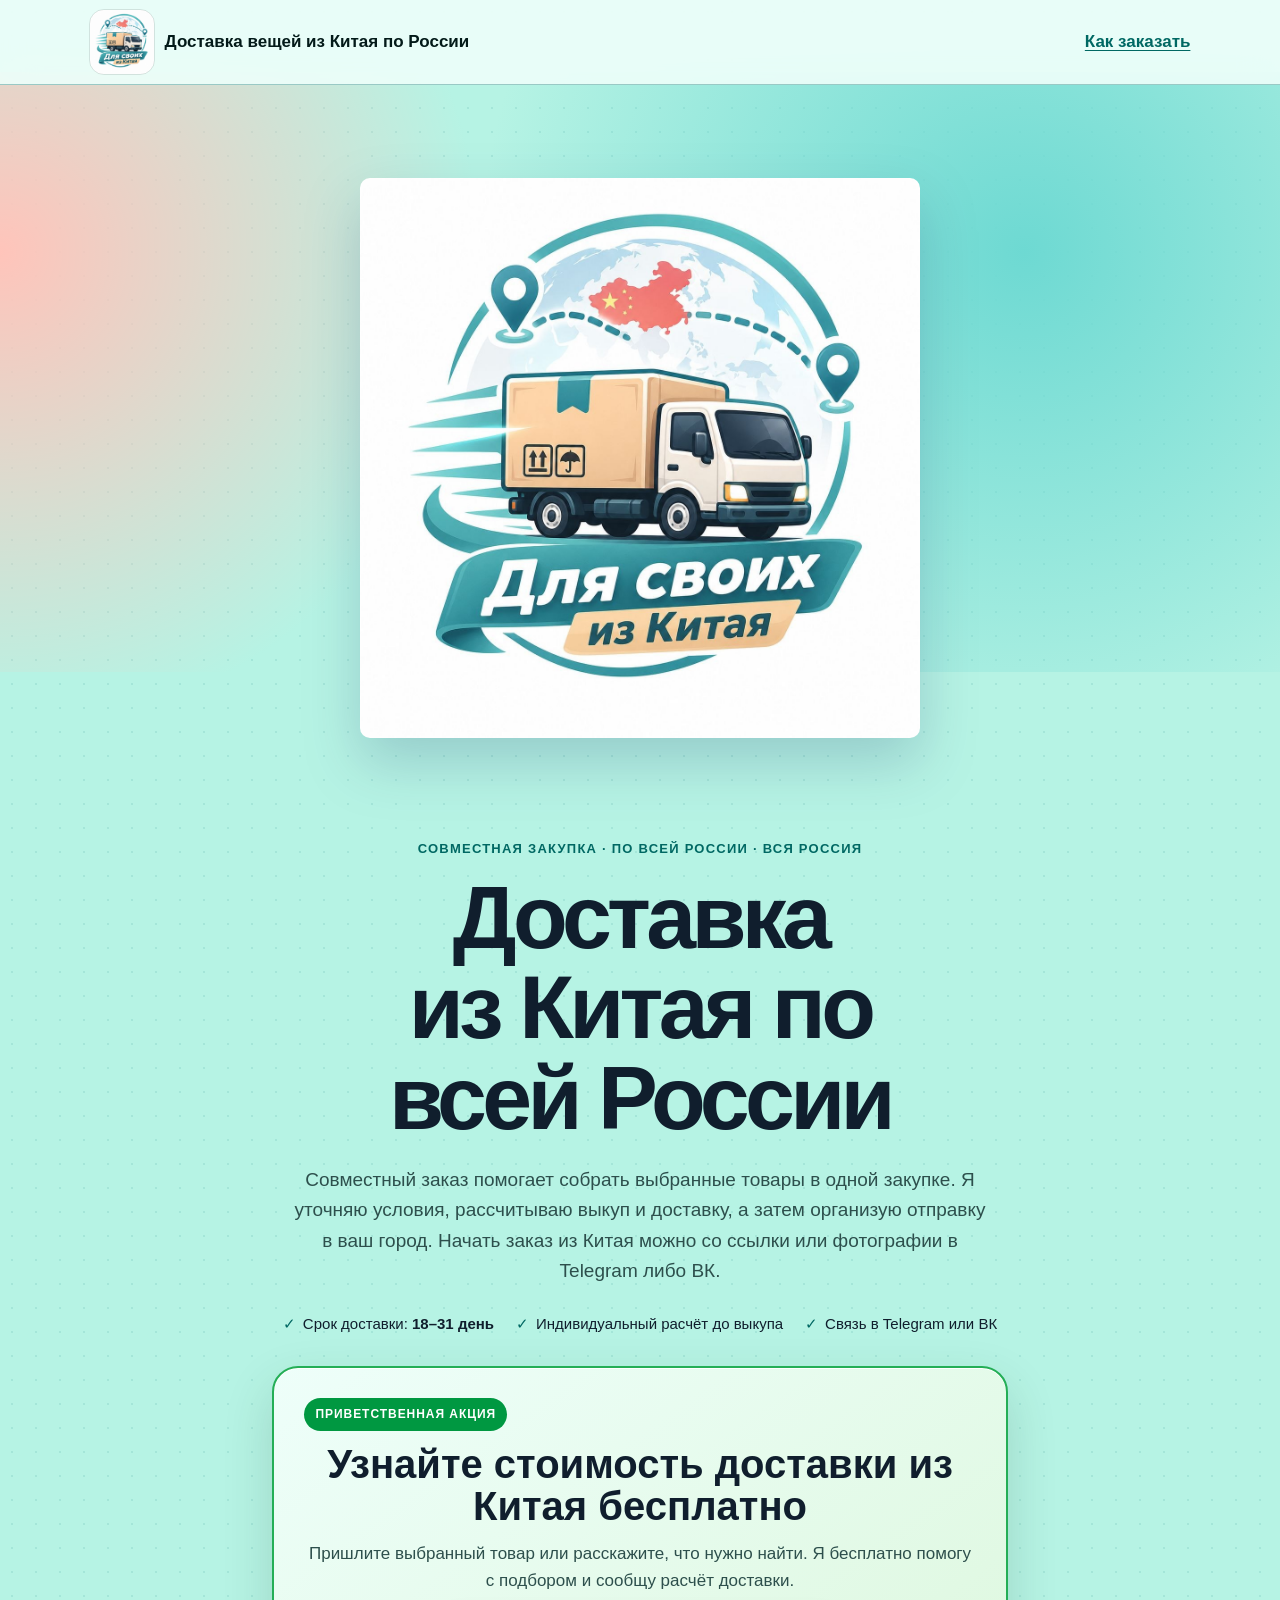
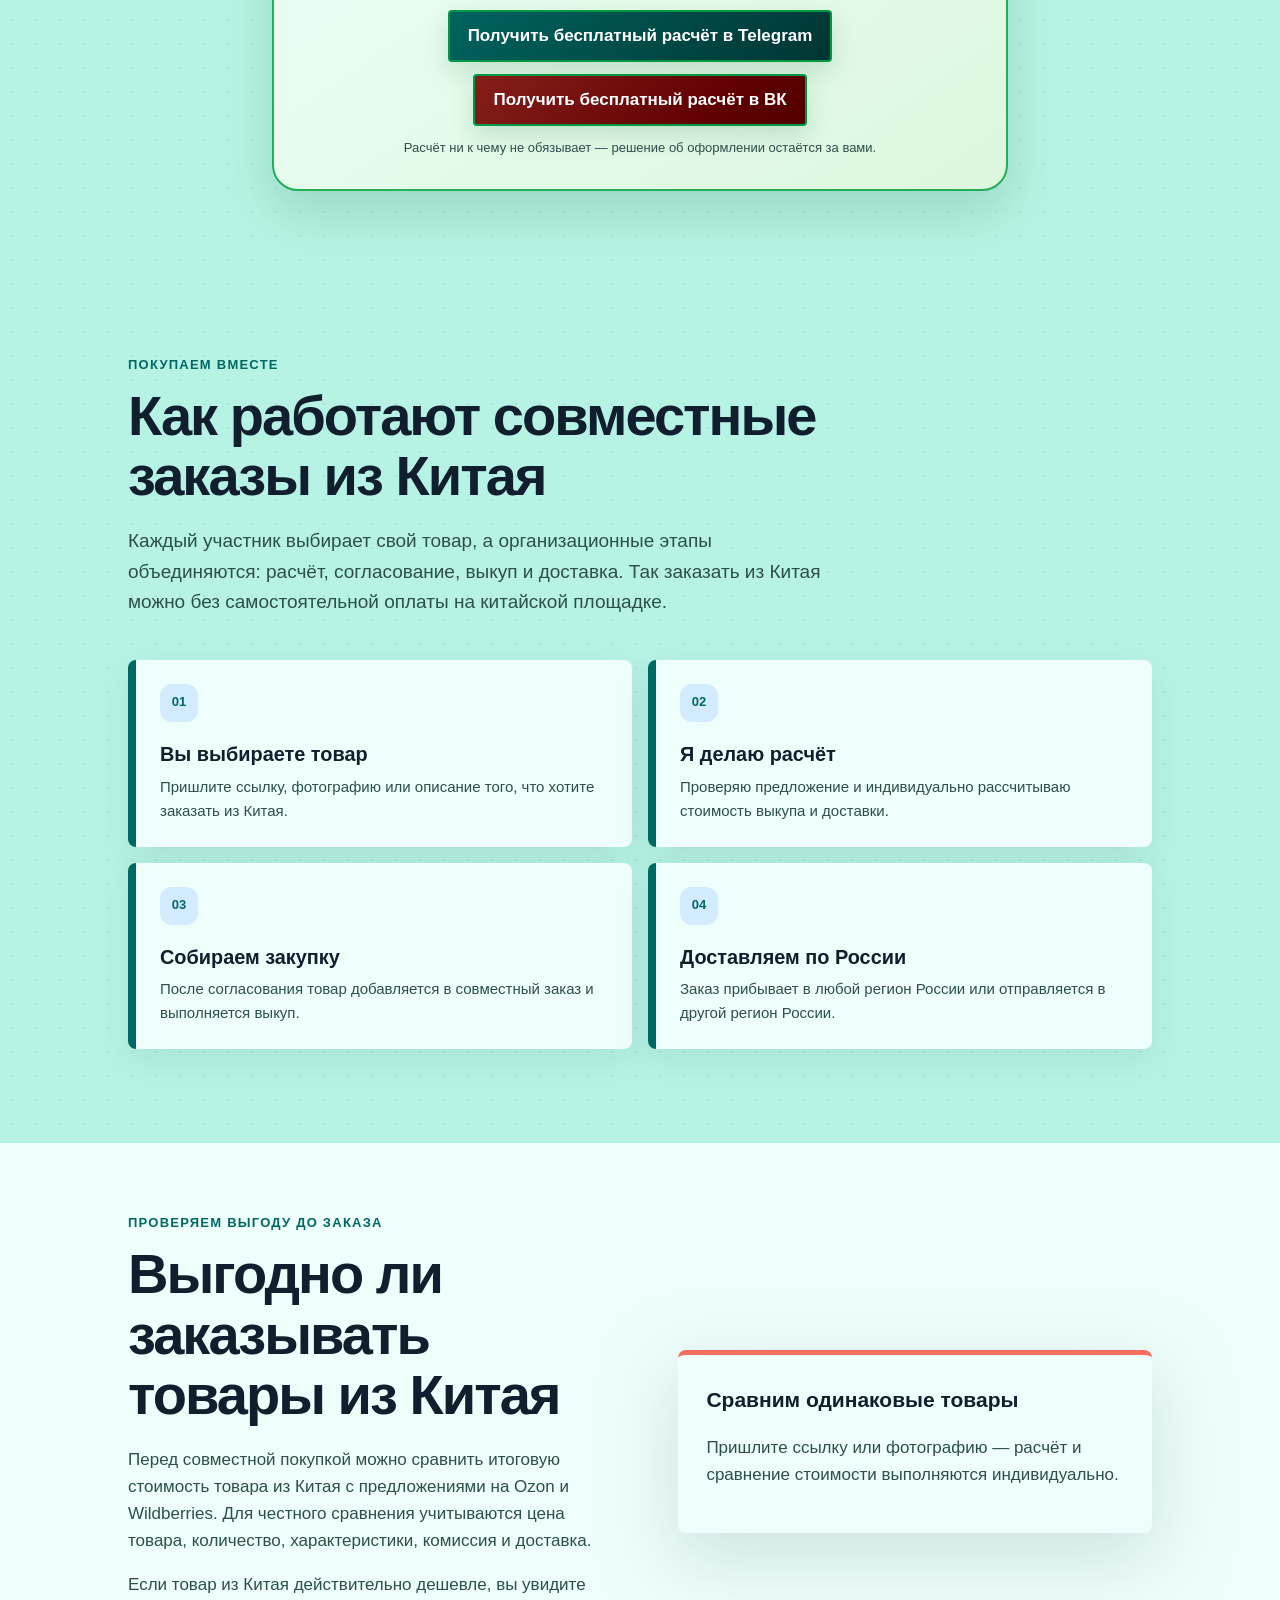
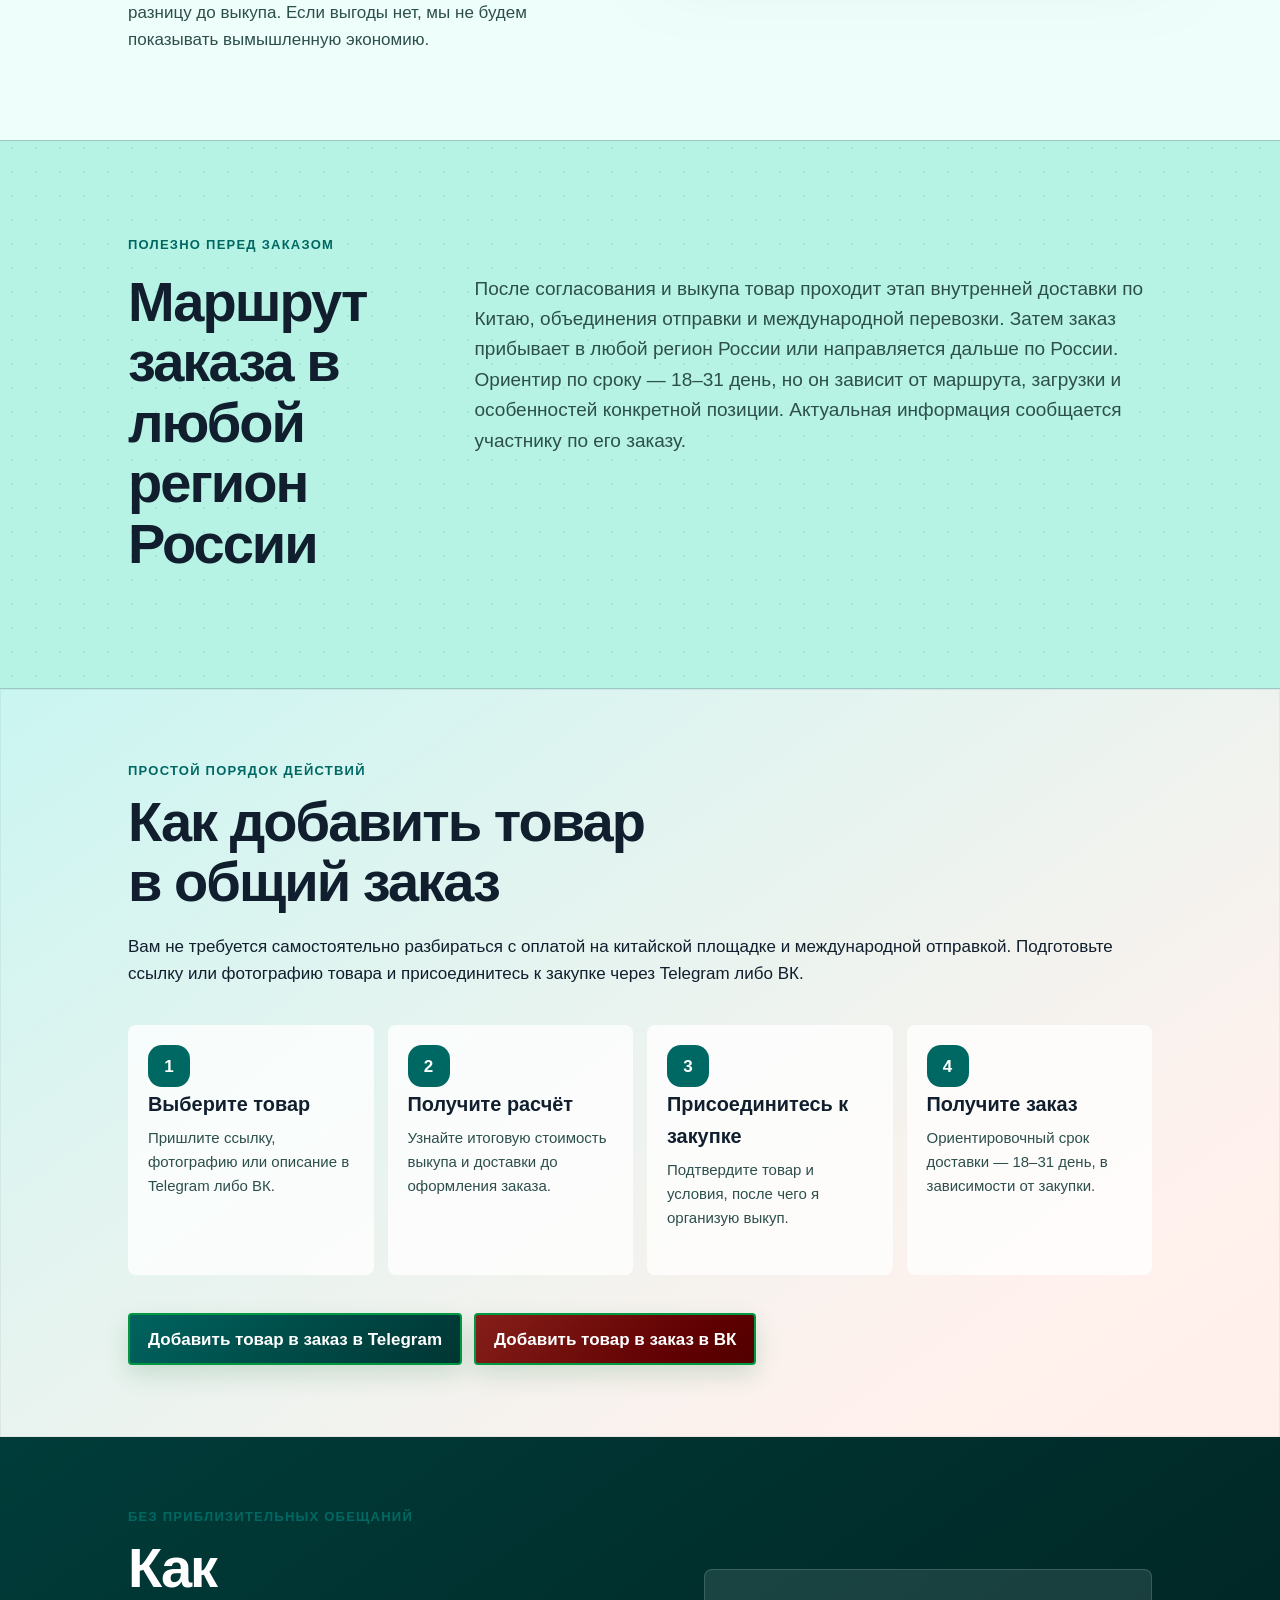
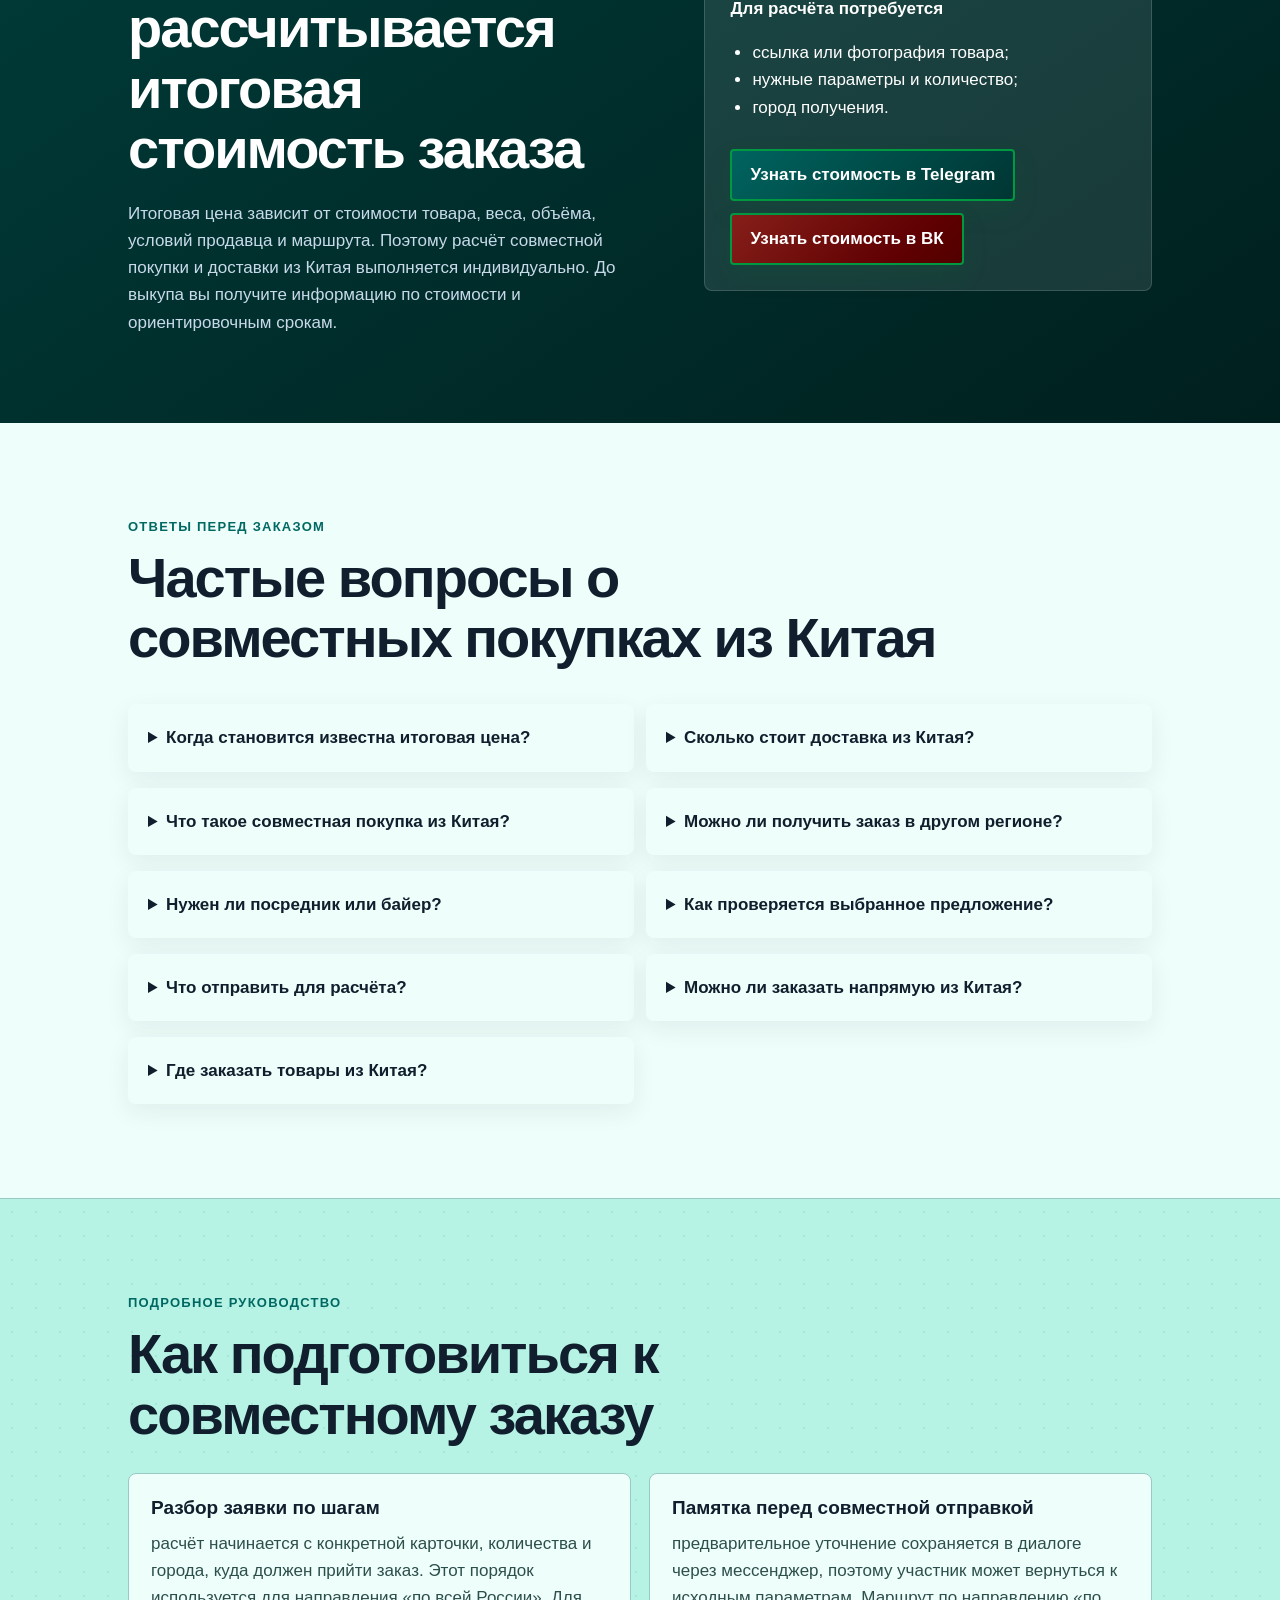
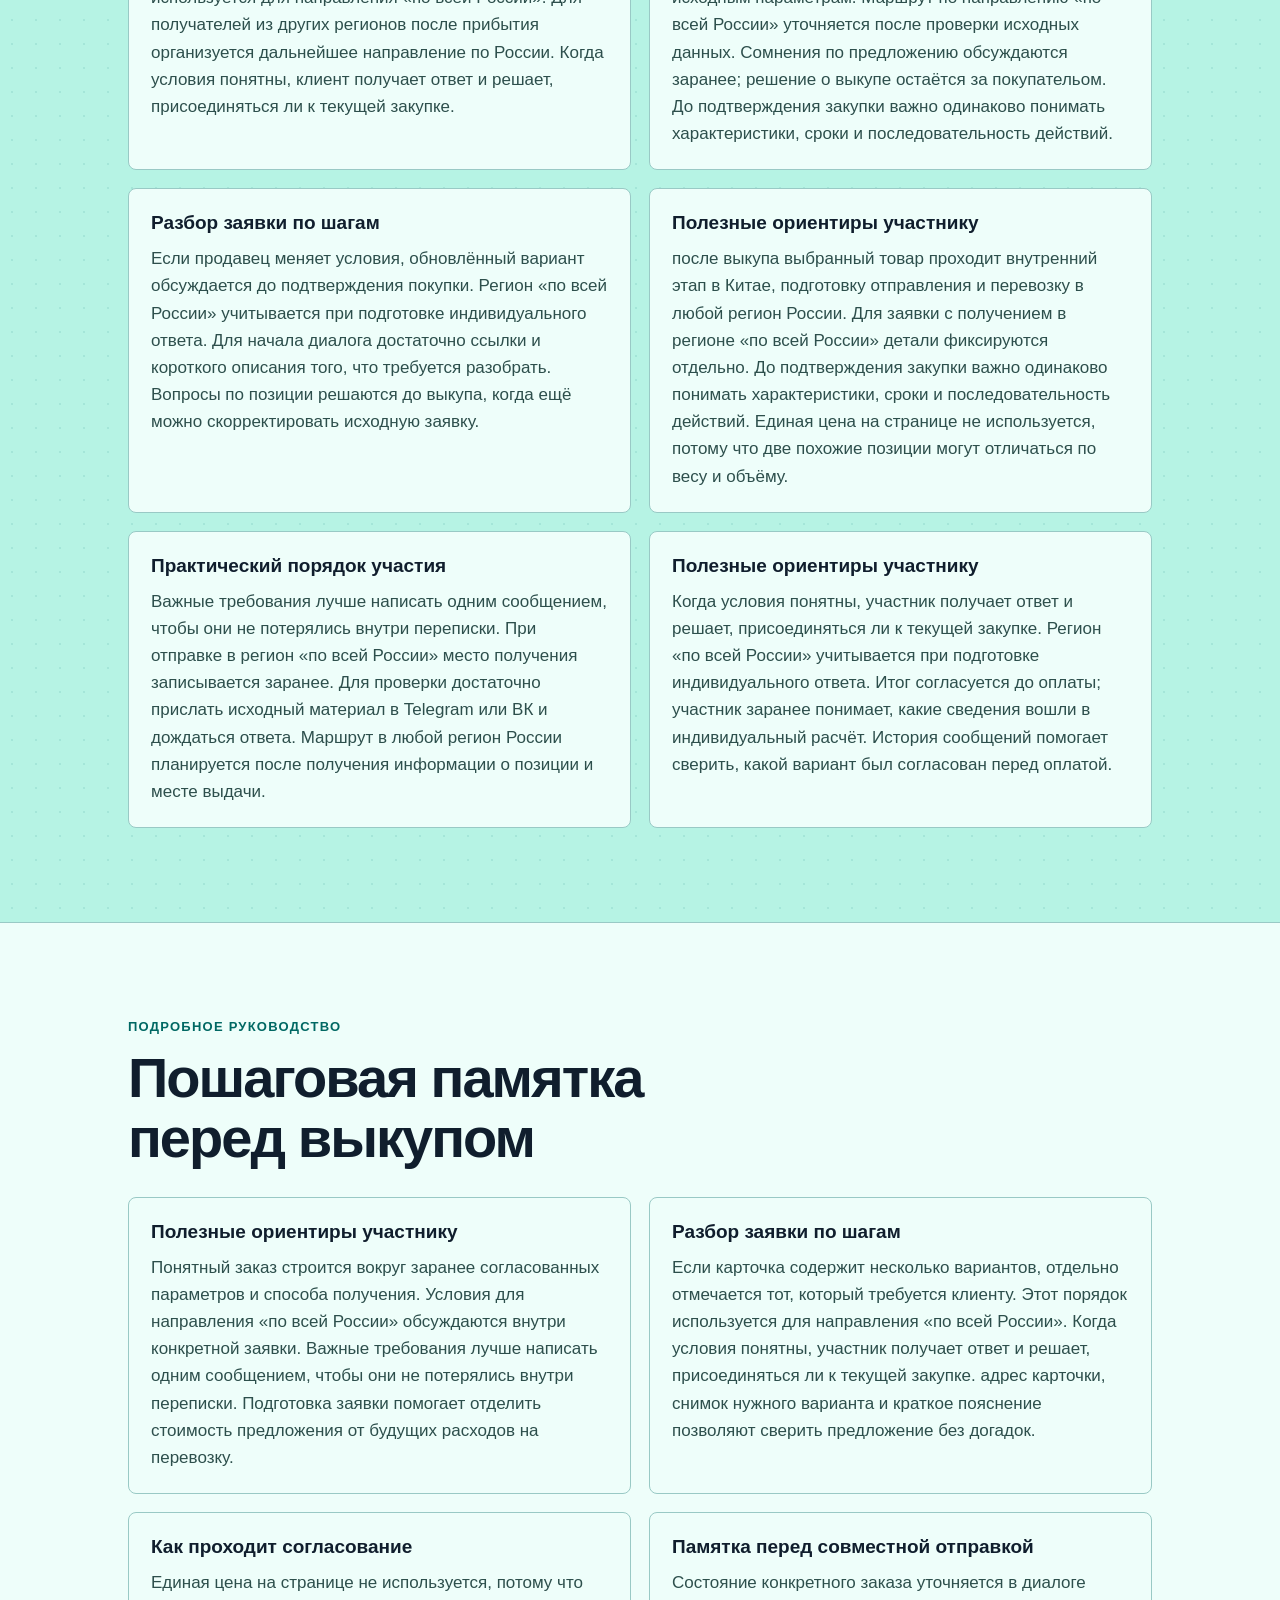
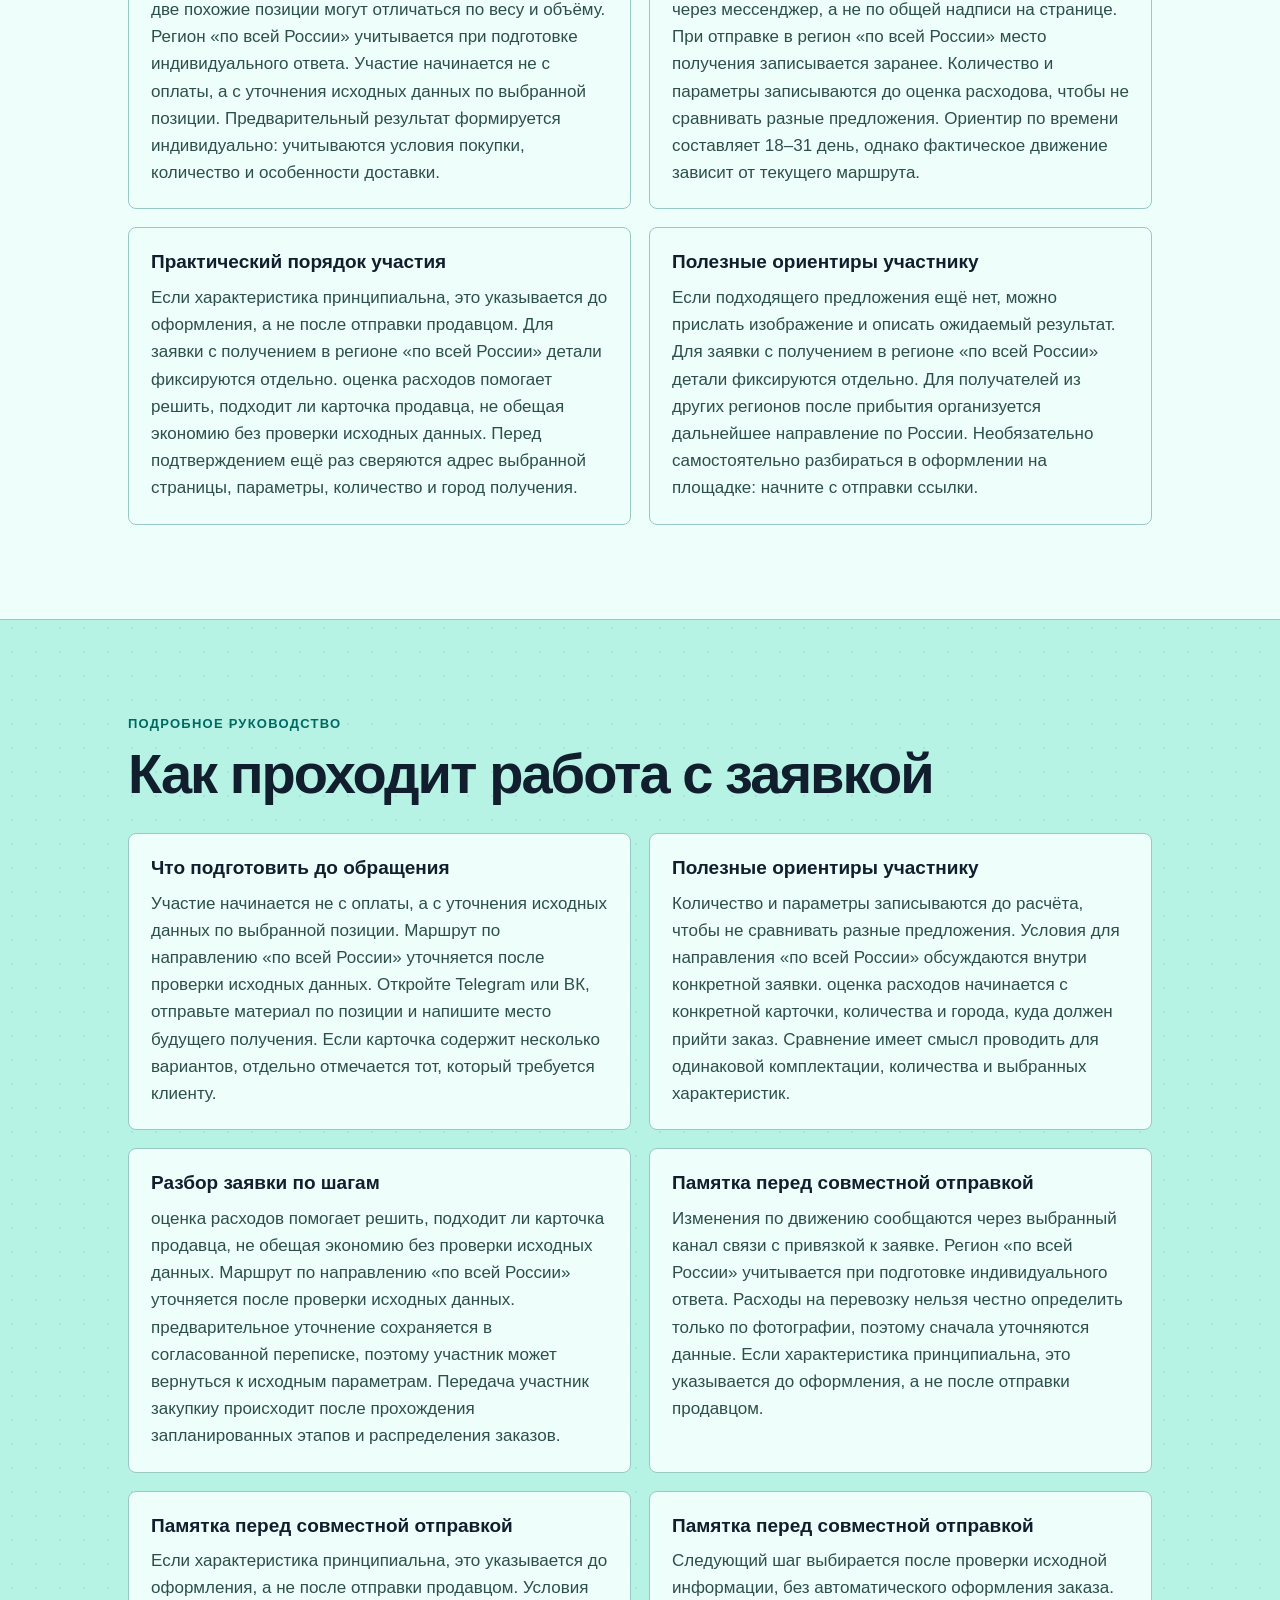
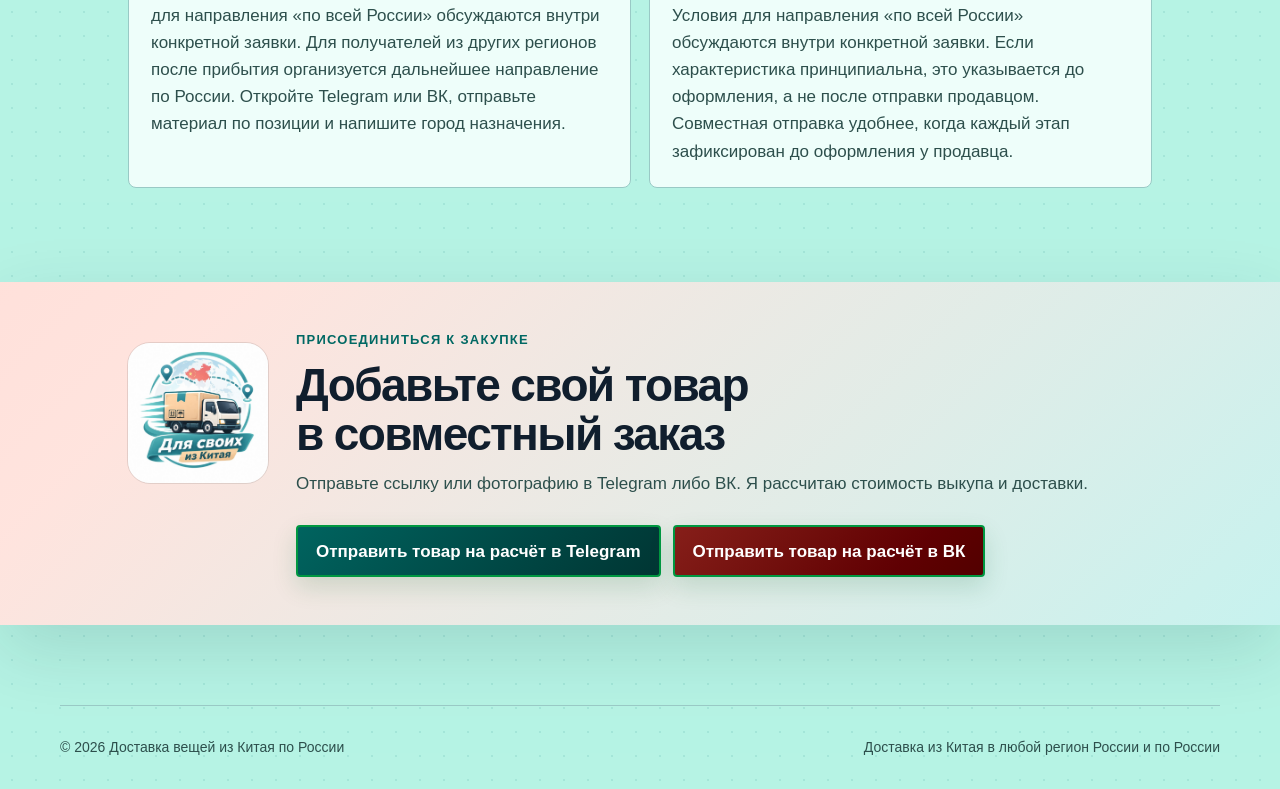
<file: index.html>
<!doctype html>
<html lang="ru">
<head>
  <meta charset="utf-8">
  <meta name="viewport" content="width=device-width, initial-scale=1">
  <title>Доставка из Китая для совместных покупок</title>
  <meta name="description" content="Совместная доставка из Китая в любой регион России и по России: индивидуальный расчёт, согласование, выкуп и отправка заказа. Ориентировочный срок — 18–31 день.">
  <link rel="canonical" href="https://dostavka-iz-kitaya-161.vercel.app/">
  <link rel="icon" href="/favicon.ico?v=truck-20260818" type="image/x-icon">
  <meta property="og:type" content="website">
  <meta property="og:title" content="Доставка из Китая для совместных заказов — Доставка вещей из Китая по России">
  <meta property="og:description" content="Совместные заказы из Китая: вы выбираете товар — я помогаю с расчётом, выкупом и доставкой в любой регион России и по всей России.">
  <meta property="og:image" content="https://dostavka-iz-kitaya-161.vercel.app/assets/logo.jpg">
  <meta property="og:url" content="https://dostavka-iz-kitaya-161.vercel.app/">
  <link rel="stylesheet" href="styles.css?v=5">
  <script type="application/ld+json">{
    "@context":"https://schema.org","@type":"Service","name":"Доставка из Китая",
    "provider":{"@type":"Organization","name":"Доставка вещей из Китая по России"},
    "areaServed":["Россия","по всей России"],
    "serviceType":"Совместные покупки, заказ, выкуп и доставка товаров из Китая","url":"https://dostavka-iz-kitaya-161.vercel.app/"
  }</script>
  <!-- Yandex.Metrika counter -->
  <script type="text/javascript">
    (function(m,e,t,r,i,k,a){
      m[i]=m[i]||function(){(m[i].a=m[i].a||[]).push(arguments)};
      m[i].l=1*new Date();
      for(var j=0;j<document.scripts.length;j++){if(document.scripts[j].src===r)return;}
      k=e.createElement(t),a=e.getElementsByTagName(t)[0],k.async=1,k.src=r;
      k.onerror=function(){if(k.dataset.fallback)return;var f=e.createElement(t);f.async=1;f.dataset.fallback='1';f.src='https://mc.yandex.com/metrika/tag.js?id=111697587';a.parentNode.insertBefore(f,a);};
      a.parentNode.insertBefore(k,a);
    })(window,document,'script','https://mc.yandex.ru/metrika/tag.js?id=111697587','ym');
    ym(111697587,'init',{ssr:true,webvisor:true,clickmap:true,referrer:document.referrer,url:location.href,accurateTrackBounce:true,trackLinks:true});
  </script>
  <!-- /Yandex.Metrika counter -->
</head>
<body data-site-variant="sm417869980" class="profile-4 composition-1 layout-4 visual-palette-2 visual-layout-3 visual-shape-1 visual-pattern-3">
  <!-- Yandex.Metrika noscript -->
  <noscript><div><img src="https://mc.yandex.com/watch/111697587" style="position:absolute;left:-9999px" alt=""></div></noscript>
  <!-- /Yandex.Metrika noscript -->
  <a class="skip-link" href="#content">Перейти к содержанию</a>
  <header class="site-header">
    <a class="brand" href="#top" aria-label="Доставка вещей из Китая по России — на главную">
      <img src="assets/logo.jpg" width="64" height="64" alt="Логотип Для своих из Китая">
      <span>Доставка вещей из Китая по России</span>
    </a>
    <a class="header-link" href="#how">Как заказать</a>
  </header>

  <main id="content">
    <section class="hero" id="top">
      <div class="hero__copy">
        <p class="eyebrow">Совместная закупка · по всей России · вся Россия</p>
        <h1>Доставка из Китая по всей России</h1>
        <p class="lead">Совместный заказ помогает собрать выбранные товары в одной закупке. Я уточняю условия, рассчитываю выкуп и доставку, а затем организую отправку в ваш город. Начать заказ из Китая можно со ссылки или фотографии в Telegram либо ВК.</p>
        <ul class="hero__facts" aria-label="Основные условия">
          <li>Срок доставки: <strong>18–31 день</strong></li>
          <li>Индивидуальный расчёт до выкупа</li>
          <li>Связь в Telegram или ВК</li>
        </ul>
        <aside class="promo" aria-labelledby="promo-title">
          <span class="promo__badge">Приветственная акция</span>
          <h2 id="promo-title">Узнайте стоимость доставки из Китая бесплатно</h2>
          <p>Пришлите выбранный товар или расскажите, что нужно найти. Я бесплатно помогу с подбором и сообщу расчёт доставки.</p>
          <div class="cta-row"><a class="cta cta--tg" data-goal="telegram_promo" href="https://t.me/dlyasvoihchina" target="_blank" rel="noopener">Получить бесплатный расчёт в Telegram</a><a class="cta cta--vk" data-goal="vk_promo" href="https://vk.ru/dlyasvoihchina" target="_blank" rel="noopener">Получить бесплатный расчёт в ВК</a></div>
          <small>Расчёт ни к чему не обязывает — решение об оформлении остаётся за вами.</small>
        </aside>
      </div>
      <div class="hero__visual"><img src="assets/logo.jpg?v=truck-logo-20260818" alt="Логотип Для своих из Китая — доставка по всей России"></div>
    </section>

    <section class="section" aria-labelledby="service-title">
      <p class="eyebrow">Покупаем вместе</p>
      <h2 id="service-title">Как работают совместные заказы из Китая</h2>
      <p class="section__intro">Каждый участник выбирает свой товар, а организационные этапы объединяются: расчёт, согласование, выкуп и доставка. Так заказать из Китая можно без самостоятельной оплаты на китайской площадке.</p>
      <div class="feature-grid">
        <article><span>01</span><h3>Вы выбираете товар</h3><p>Пришлите ссылку, фотографию или описание того, что хотите заказать из Китая.</p></article>
        <article><span>02</span><h3>Я делаю расчёт</h3><p>Проверяю предложение и индивидуально рассчитываю стоимость выкупа и доставки.</p></article>
        <article><span>03</span><h3>Собираем закупку</h3><p>После согласования товар добавляется в совместный заказ и выполняется выкуп.</p></article>
        <article><span>04</span><h3>Доставляем по России</h3><p>Заказ прибывает в любой регион России или отправляется в другой регион России.</p></article>
      </div>
    </section>

    <section class="section split section--comparison" aria-labelledby="comparison-title">
      <div>
        <p class="eyebrow">Проверяем выгоду до заказа</p>
        <h2 id="comparison-title">Выгодно ли заказывать товары из Китая</h2>
        <p>Перед совместной покупкой можно сравнить итоговую стоимость товара из Китая с предложениями на Ozon и Wildberries. Для честного сравнения учитываются цена товара, количество, характеристики, комиссия и доставка.</p>
        <p>Если товар из Китая действительно дешевле, вы увидите разницу до выкупа. Если выгоды нет, мы не будем показывать вымышленную экономию.</p>
      </div>
      <aside class="note"><strong>Сравним одинаковые товары</strong><p>Пришлите ссылку или фотографию — расчёт и сравнение стоимости выполняются индивидуально.</p></aside>
    </section>

    <section class="section section--focus" aria-labelledby="focus-title">
      <p class="eyebrow">Полезно перед заказом</p>
      <h2 id="focus-title">Маршрут заказа в любой регион России</h2>
      <p class="focus-text">После согласования и выкупа товар проходит этап внутренней доставки по Китаю, объединения отправки и международной перевозки. Затем заказ прибывает в любой регион России или направляется дальше по России. Ориентир по сроку — 18–31 день, но он зависит от маршрута, загрузки и особенностей конкретной позиции. Актуальная информация сообщается участнику по его заказу.</p>
    </section>

    <section class="section section--tint" id="how" aria-labelledby="how-title">
      <div>
        <p class="eyebrow">Простой порядок действий</p>
        <h2 id="how-title">Как добавить товар в общий заказ</h2>
        <p>Вам не требуется самостоятельно разбираться с оплатой на китайской площадке и международной отправкой. Подготовьте ссылку или фотографию товара и присоединитесь к закупке через Telegram либо ВК.</p>
      </div>
      <ol class="steps">
        <li><span>1</span><div><h3>Выберите товар</h3><p>Пришлите ссылку, фотографию или описание в Telegram либо ВК.</p></div></li>
        <li><span>2</span><div><h3>Получите расчёт</h3><p>Узнайте итоговую стоимость выкупа и доставки до оформления заказа.</p></div></li>
        <li><span>3</span><div><h3>Присоединитесь к закупке</h3><p>Подтвердите товар и условия, после чего я организую выкуп.</p></div></li>
        <li><span>4</span><div><h3>Получите заказ</h3><p>Ориентировочный срок доставки — 18–31 день, в зависимости от закупки.</p></div></li>
      </ol>
      <div class="cta-row"><a class="cta cta--tg" data-goal="telegram_how" href="https://t.me/dlyasvoihchina" target="_blank" rel="noopener">Добавить товар в заказ в Telegram</a><a class="cta cta--vk" data-goal="vk_how" href="https://vk.ru/dlyasvoihchina" target="_blank" rel="noopener">Добавить товар в заказ в ВК</a></div>
    </section>

    <section class="section section--dark" aria-labelledby="cost-title">
      <div>
        <p class="eyebrow">Без приблизительных обещаний</p>
        <h2 id="cost-title">Как рассчитывается итоговая стоимость заказа</h2>
        <p>Итоговая цена зависит от стоимости товара, веса, объёма, условий продавца и маршрута. Поэтому расчёт совместной покупки и доставки из Китая выполняется индивидуально. До выкупа вы получите информацию по стоимости и ориентировочным срокам.</p>
      </div>
      <div class="cost-card">
        <span>Для расчёта потребуется</span>
        <ul><li>ссылка или фотография товара;</li><li>нужные параметры и количество;</li><li>город получения.</li></ul>
        <div class="cta-row"><a class="cta cta--tg" data-goal="telegram_cost" href="https://t.me/dlyasvoihchina" target="_blank" rel="noopener">Узнать стоимость в Telegram</a><a class="cta cta--vk" data-goal="vk_cost" href="https://vk.ru/dlyasvoihchina" target="_blank" rel="noopener">Узнать стоимость в ВК</a></div>
      </div>
    </section>

    <section class="section" aria-labelledby="faq-title">
      <p class="eyebrow">Ответы перед заказом</p>
      <h2 id="faq-title">Частые вопросы о совместных покупках из Китая</h2>
      <div class="faq">
        <details><summary>Когда становится известна итоговая цена?</summary><p>Предварительная итоговая стоимость сообщается после получения ссылки, нужных параметров, количества и города доставки.</p></details><details><summary>Что такое совместная покупка из Китая?</summary><p>Участники передают позиции для общей закупки, а организатор согласует расчёт, выкуп и доставку. Условия каждого товара подтверждаются отдельно.</p></details><details><summary>Нужен ли посредник или байер?</summary><p>Помощь организатора полезна для оплаты на китайской площадке, согласования позиции и организации перевозки до России.</p></details><details><summary>Что отправить для расчёта?</summary><p>Достаточно ссылки или фотографии, нужных характеристик, количества и города получения. Уточняющие вопросы задаются в Telegram или ВК.</p></details><details><summary>Где заказать товары из Китая?</summary><p>Искать товары можно на Pinduoduo, 1688, Poizon, Taobao и других доступных площадках. Возможность выкупа уточняется по конкретной ссылке.</p></details><details><summary>Сколько стоит доставка из Китая?</summary><p>Цена зависит от веса, объёма, маршрута, города получения и условий продавца. Поэтому расчёт выполняется до выкупа индивидуально.</p></details><details><summary>Можно ли получить заказ в другом регионе?</summary><p>Да. Получение доступно в любой регион России и других городах России. Назовите населённый пункт при запросе расчёта.</p></details><details><summary>Как проверяется выбранное предложение?</summary><p>Я сверяю доступные характеристики, количество и условия продавца. Дополнительные фотографии или проверка обсуждаются для конкретного заказа.</p></details><details><summary>Можно ли заказать напрямую из Китая?</summary><p>Если продавец не принимает российскую оплату или не доставляет в Россию, оформить позицию можно через организатора совместной закупки.</p></details>
      </div>
    </section>

    <section class="section section--guide" aria-labelledby="guide-1">
      <p class="eyebrow">Подробное руководство</p>
      <h2 id="guide-1">Как подготовиться к совместному заказу</h2>
      <div class="guide-grid"><article><h3>Разбор заявки по шагам</h3><p>расчёт начинается с конкретной карточки, количества и города, куда должен прийти заказ. Этот порядок используется для направления «по всей России». Для получателей из других регионов после прибытия организуется дальнейшее направление по России. Когда условия понятны, клиент получает ответ и решает, присоединяться ли к текущей закупке.</p></article><article><h3>Памятка перед совместной отправкой</h3><p>предварительное уточнение сохраняется в диалоге через мессенджер, поэтому участник может вернуться к исходным параметрам. Маршрут по направлению «по всей России» уточняется после проверки исходных данных. Сомнения по предложению обсуждаются заранее; решение о выкупе остаётся за покупательом. До подтверждения закупки важно одинаково понимать характеристики, сроки и последовательность действий.</p></article><article><h3>Разбор заявки по шагам</h3><p>Если продавец меняет условия, обновлённый вариант обсуждается до подтверждения покупки. Регион «по всей России» учитывается при подготовке индивидуального ответа. Для начала диалога достаточно ссылки и короткого описания того, что требуется разобрать. Вопросы по позиции решаются до выкупа, когда ещё можно скорректировать исходную заявку.</p></article><article><h3>Полезные ориентиры участнику</h3><p>после выкупа выбранный товар проходит внутренний этап в Китае, подготовку отправления и перевозку в любой регион России. Для заявки с получением в регионе «по всей России» детали фиксируются отдельно. До подтверждения закупки важно одинаково понимать характеристики, сроки и последовательность действий. Единая цена на странице не используется, потому что две похожие позиции могут отличаться по весу и объёму.</p></article><article><h3>Практический порядок участия</h3><p>Важные требования лучше написать одним сообщением, чтобы они не потерялись внутри переписки. При отправке в регион «по всей России» место получения записывается заранее. Для проверки достаточно прислать исходный материал в Telegram или ВК и дождаться ответа. Маршрут в любой регион России планируется после получения информации о позиции и месте выдачи.</p></article><article><h3>Полезные ориентиры участнику</h3><p>Когда условия понятны, участник получает ответ и решает, присоединяться ли к текущей закупке. Регион «по всей России» учитывается при подготовке индивидуального ответа. Итог согласуется до оплаты; участник заранее понимает, какие сведения вошли в индивидуальный расчёт. История сообщений помогает сверить, какой вариант был согласован перед оплатой.</p></article></div>
    </section>

    <section class="section section--guide" aria-labelledby="guide-2">
      <p class="eyebrow">Подробное руководство</p>
      <h2 id="guide-2">Пошаговая памятка перед выкупом</h2>
      <div class="guide-grid"><article><h3>Полезные ориентиры участнику</h3><p>Понятный заказ строится вокруг заранее согласованных параметров и способа получения. Условия для направления «по всей России» обсуждаются внутри конкретной заявки. Важные требования лучше написать одним сообщением, чтобы они не потерялись внутри переписки. Подготовка заявки помогает отделить стоимость предложения от будущих расходов на перевозку.</p></article><article><h3>Разбор заявки по шагам</h3><p>Если карточка содержит несколько вариантов, отдельно отмечается тот, который требуется клиенту. Этот порядок используется для направления «по всей России». Когда условия понятны, участник получает ответ и решает, присоединяться ли к текущей закупке. адрес карточки, снимок нужного варианта и краткое пояснение позволяют сверить предложение без догадок.</p></article><article><h3>Как проходит согласование</h3><p>Единая цена на странице не используется, потому что две похожие позиции могут отличаться по весу и объёму. Регион «по всей России» учитывается при подготовке индивидуального ответа. Участие начинается не с оплаты, а с уточнения исходных данных по выбранной позиции. Предварительный результат формируется индивидуально: учитываются условия покупки, количество и особенности доставки.</p></article><article><h3>Памятка перед совместной отправкой</h3><p>Состояние конкретного заказа уточняется в диалоге через мессенджер, а не по общей надписи на странице. При отправке в регион «по всей России» место получения записывается заранее. Количество и параметры записываются до оценка расходова, чтобы не сравнивать разные предложения. Ориентир по времени составляет 18–31 день, однако фактическое движение зависит от текущего маршрута.</p></article><article><h3>Практический порядок участия</h3><p>Если характеристика принципиальна, это указывается до оформления, а не после отправки продавцом. Для заявки с получением в регионе «по всей России» детали фиксируются отдельно. оценка расходов помогает решить, подходит ли карточка продавца, не обещая экономию без проверки исходных данных. Перед подтверждением ещё раз сверяются адрес выбранной страницы, параметры, количество и город получения.</p></article><article><h3>Полезные ориентиры участнику</h3><p>Если подходящего предложения ещё нет, можно прислать изображение и описать ожидаемый результат. Для заявки с получением в регионе «по всей России» детали фиксируются отдельно. Для получателей из других регионов после прибытия организуется дальнейшее направление по России. Необязательно самостоятельно разбираться в оформлении на площадке: начните с отправки ссылки.</p></article></div>
    </section>

    <section class="section section--guide" aria-labelledby="guide-3">
      <p class="eyebrow">Подробное руководство</p>
      <h2 id="guide-3">Как проходит работа с заявкой</h2>
      <div class="guide-grid"><article><h3>Что подготовить до обращения</h3><p>Участие начинается не с оплаты, а с уточнения исходных данных по выбранной позиции. Маршрут по направлению «по всей России» уточняется после проверки исходных данных. Откройте Telegram или ВК, отправьте материал по позиции и напишите место будущего получения. Если карточка содержит несколько вариантов, отдельно отмечается тот, который требуется клиенту.</p></article><article><h3>Полезные ориентиры участнику</h3><p>Количество и параметры записываются до расчёта, чтобы не сравнивать разные предложения. Условия для направления «по всей России» обсуждаются внутри конкретной заявки. оценка расходов начинается с конкретной карточки, количества и города, куда должен прийти заказ. Сравнение имеет смысл проводить для одинаковой комплектации, количества и выбранных характеристик.</p></article><article><h3>Разбор заявки по шагам</h3><p>оценка расходов помогает решить, подходит ли карточка продавца, не обещая экономию без проверки исходных данных. Маршрут по направлению «по всей России» уточняется после проверки исходных данных. предварительное уточнение сохраняется в согласованной переписке, поэтому участник может вернуться к исходным параметрам. Передача участник закупкиу происходит после прохождения запланированных этапов и распределения заказов.</p></article><article><h3>Памятка перед совместной отправкой</h3><p>Изменения по движению сообщаются через выбранный канал связи с привязкой к заявке. Регион «по всей России» учитывается при подготовке индивидуального ответа. Расходы на перевозку нельзя честно определить только по фотографии, поэтому сначала уточняются данные. Если характеристика принципиальна, это указывается до оформления, а не после отправки продавцом.</p></article><article><h3>Памятка перед совместной отправкой</h3><p>Если характеристика принципиальна, это указывается до оформления, а не после отправки продавцом. Условия для направления «по всей России» обсуждаются внутри конкретной заявки. Для получателей из других регионов после прибытия организуется дальнейшее направление по России. Откройте Telegram или ВК, отправьте материал по позиции и напишите город назначения.</p></article><article><h3>Памятка перед совместной отправкой</h3><p>Следующий шаг выбирается после проверки исходной информации, без автоматического оформления заказа. Условия для направления «по всей России» обсуждаются внутри конкретной заявки. Если характеристика принципиальна, это указывается до оформления, а не после отправки продавцом. Совместная отправка удобнее, когда каждый этап зафиксирован до оформления у продавца.</p></article></div>
    </section>

    <section class="final" id="contact" aria-labelledby="final-title">
      <img src="assets/logo.jpg" width="140" height="140" alt="Логотип Для своих из Китая">
      <div><p class="eyebrow">Присоединиться к закупке</p><h2 id="final-title">Добавьте свой товар в совместный заказ</h2><p>Отправьте ссылку или фотографию в Telegram либо ВК. Я рассчитаю стоимость выкупа и доставки.</p></div>
      <div class="cta-row"><a class="cta cta--tg" data-goal="telegram_final" href="https://t.me/dlyasvoihchina" target="_blank" rel="noopener">Отправить товар на расчёт в Telegram</a><a class="cta cta--vk" data-goal="vk_final" href="https://vk.ru/dlyasvoihchina" target="_blank" rel="noopener">Отправить товар на расчёт в ВК</a></div>
    </section>
  </main>

  <footer><span>© 2026 Доставка вещей из Китая по России</span><span>Доставка из Китая в любой регион России и по России</span></footer>
  <script src="script.js?v=5"></script>
</body>
</html>
</file>
<file: styles.css>
:root{--blue:oklch(.48 .24 257);--blue2:oklch(.35 .19 260);--orange:oklch(.7 .2 45);--orange2:oklch(.61 .2 35);--ink:oklch(.23 .035 252);--muted:oklch(.5 .035 252);--bg:oklch(.98 .012 242);--surface:oklch(1 0 0);--line:oklch(.89 .025 245);--shadow:0 24px 70px oklch(.25 .06 250 / .13);font-family:Inter,"Segoe UI",Arial,sans-serif;font-synthesis:none;color:var(--ink)}*{box-sizing:border-box}html{scroll-behavior:smooth}body{margin:0;background:var(--bg);font-size:17px;line-height:1.6;-webkit-font-smoothing:antialiased}a{text-underline-offset:3px}.skip-link{position:fixed;z-index:30;inset:8px auto auto 8px;transform:translateY(-150%);padding:10px 14px;border-radius:10px;background:var(--ink);color:#fff}.skip-link:focus{transform:none}.site-header{position:sticky;top:0;z-index:20;display:flex;align-items:center;justify-content:space-between;gap:20px;min-height:72px;padding:10px max(18px,calc((100% - 1160px)/2));background:oklch(1 0 0 / .88);backdrop-filter:blur(18px);box-shadow:0 1px 0 var(--line)}.brand{display:flex;align-items:center;gap:11px;color:var(--ink);text-decoration:none;font-weight:760}.brand img{border-radius:50%;outline:1px solid oklch(0 0 0 / .1)}.header-link{color:var(--blue2);font-weight:700}.hero,.section,.final,footer{width:min(1160px,calc(100% - 36px));margin-inline:auto}.hero{min-height:680px;display:grid;grid-template-columns:1.08fr .92fr;align-items:center;gap:clamp(30px,6vw,78px);padding-block:70px}.hero:before{content:"";position:absolute;z-index:-1;inset:72px 0 auto 0;height:600px;background:radial-gradient(circle at 80% 30%,oklch(.85 .11 240),transparent 34rem),radial-gradient(circle at 0% 30%,oklch(.93 .08 55),transparent 30rem)}.eyebrow{margin:0;color:var(--blue);font-size:13px;font-weight:800;letter-spacing:.095em;text-transform:uppercase}.hero h1{font-size:clamp(43px,6vw,76px);line-height:1.01;letter-spacing:-.052em;text-wrap:balance;margin:12px 0 22px}.lead,.section__intro{max-width:66ch;color:var(--muted);font-size:19px;text-wrap:pretty}.hero__facts{display:flex;flex-wrap:wrap;gap:10px 22px;padding:0;margin:25px 0;list-style:none;font-size:15px}.hero__facts li:before{content:"✓";color:var(--blue);font-weight:900;margin-right:7px}.hero__visual img{display:block;width:100%;height:auto;border-radius:50%;outline:1px solid oklch(0 0 0 / .1);filter:drop-shadow(0 28px 30px oklch(.25 .12 250 / .22))}.cta-row{display:flex;flex-wrap:wrap;gap:12px;margin-top:28px}.cta{display:inline-flex;align-items:center;justify-content:center;min-height:52px;padding:12px 18px;border-radius:14px;color:white;text-decoration:none;font-weight:760;box-shadow:0 12px 25px oklch(.3 .1 250 / .18);transition-property:scale,box-shadow;transition-duration:150ms}.cta:hover{box-shadow:0 16px 32px oklch(.3 .1 250 / .26)}.cta:active{scale:.96}.cta:focus-visible,summary:focus-visible,a:focus-visible{outline:3px solid oklch(.78 .16 75);outline-offset:3px}.cta--tg{background:linear-gradient(135deg,oklch(.67 .16 230),oklch(.5 .18 242))}.cta--vk{background:linear-gradient(135deg,oklch(.57 .2 257),oklch(.42 .2 262))}.cta--disabled{background:var(--muted)}.section{padding-block:94px}.section h2,.final h2{max-width:22ch;font-size:clamp(34px,4.4vw,56px);line-height:1.08;letter-spacing:-.035em;text-wrap:balance;margin:10px 0 20px}.feature-grid{display:grid;grid-template-columns:repeat(4,1fr);gap:16px;margin-top:42px}.feature-grid article{padding:24px;background:var(--surface);border-radius:20px;box-shadow:0 12px 35px oklch(.3 .04 250 / .08)}.feature-grid span{display:grid;place-items:center;width:38px;height:38px;border-radius:12px;background:oklch(.93 .04 245);color:var(--blue);font-size:13px;font-weight:850}.feature-grid h3{margin:20px 0 8px;line-height:1.25}.feature-grid p{margin:0;color:var(--muted);font-size:15px}.section--tint{width:min(1220px,calc(100% - 24px));padding:72px clamp(18px,5vw,62px);border-radius:34px;background:linear-gradient(145deg,oklch(.96 .04 242),oklch(.98 .025 55));box-shadow:inset 0 0 0 1px oklch(0 0 0 / .05)}.steps{display:grid;grid-template-columns:1fr 1fr;gap:14px;padding:0;margin:38px 0;list-style:none}.steps li{display:flex;gap:16px;padding:20px;background:oklch(1 0 0 / .78);border-radius:18px}.steps>li>span{display:grid;place-items:center;flex:0 0 auto;width:42px;height:42px;border-radius:14px;background:var(--blue);color:white;font-weight:850}.steps h3{margin:2px 0 5px}.steps p{margin:0;color:var(--muted);font-size:15px}.split{display:grid;grid-template-columns:1.25fr .75fr;gap:clamp(30px,6vw,90px);align-items:center}.split p{max-width:65ch;color:var(--muted)}.note{padding:28px;background:var(--surface);border-radius:22px;box-shadow:var(--shadow);border-top:5px solid var(--orange)}.note strong{font-size:21px}.section--dark{width:min(1220px,calc(100% - 24px));display:grid;grid-template-columns:1fr .85fr;gap:50px;align-items:center;padding:70px clamp(18px,5vw,62px);border-radius:34px;background:linear-gradient(145deg,var(--blue2),oklch(.23 .11 257));color:white}.section--dark .eyebrow{color:oklch(.81 .12 225)}.section--dark p{color:oklch(.88 .03 245)}.cost-card{padding:26px;border-radius:22px;background:oklch(1 0 0 / .1);box-shadow:inset 0 0 0 1px oklch(1 0 0 / .15)}.cost-card>span{font-weight:800}.cost-card ul{padding-left:22px}.faq{display:grid;gap:12px;margin-top:36px}.faq details{background:var(--surface);border-radius:16px;padding:0 20px;box-shadow:0 8px 24px oklch(.3 .04 250 / .07)}.faq summary{cursor:pointer;padding:20px 34px 20px 0;font-weight:760}.faq p{margin:0 0 20px;color:var(--muted);max-width:72ch}.final{display:grid;grid-template-columns:auto 1fr;gap:28px;align-items:center;margin-bottom:80px;padding:48px;border-radius:30px;background:linear-gradient(135deg,oklch(.94 .055 55),oklch(.93 .055 235));box-shadow:var(--shadow)}.final>img{border-radius:50%;outline:1px solid oklch(0 0 0 / .1)}.final h2{font-size:clamp(30px,4vw,46px);margin-bottom:10px}.final p:not(.eyebrow){margin:0;color:var(--muted)}.final .cta-row{grid-column:2;margin-top:0}footer{display:flex;justify-content:space-between;gap:20px;padding-block:30px;color:var(--muted);font-size:14px;border-top:1px solid var(--line)}@media(max-width:900px){.hero{grid-template-columns:1fr;min-height:auto}.hero__visual{max-width:560px;margin-inline:auto}.feature-grid{grid-template-columns:1fr 1fr}.split,.section--dark{grid-template-columns:1fr}.final{grid-template-columns:1fr;text-align:center}.final>img{margin:auto}.final .cta-row{grid-column:auto;justify-content:center}}@media(max-width:620px){body{font-size:16px;padding-bottom:76px}.site-header{padding-inline:12px}.brand span{max-width:190px;font-size:14px}.header-link{display:none}.hero,.section{padding-block:58px}.hero h1{font-size:43px}.feature-grid,.steps{grid-template-columns:1fr}.section--tint,.section--dark{border-radius:24px}.cta-row{display:grid}.cta{width:100%}.final{padding:32px 20px}.final .cta-row{position:fixed;z-index:18;inset:auto 0 0 0;display:grid;grid-template-columns:1fr 1fr;gap:8px;padding:8px max(8px,env(safe-area-inset-left)) max(8px,env(safe-area-inset-bottom));background:oklch(1 0 0 / .9);backdrop-filter:blur(16px);box-shadow:0 -8px 30px oklch(.2 .05 250 / .12)}.final .cta{min-height:52px;padding:8px;font-size:14px}footer{display:grid}}@media(prefers-reduced-motion:reduce){html{scroll-behavior:auto}.cta{transition-duration:0s}}

/* Green outlined conversion buttons */
.brand img{flex:0 0 auto;object-fit:contain;border-radius:14px;outline:1px solid oklch(0 0 0 / .1);background:white}
.final>img{object-fit:contain;border-radius:22px;outline:1px solid oklch(0 0 0 / .1);background:white}
body.profile-2 { --blue: oklch(.5 .2 245); --blue2: oklch(.36 .16 248); }
body.profile-3 { --blue: oklch(.48 .18 225); --blue2: oklch(.34 .15 230); }
body.profile-4 { --blue: oklch(.5 .19 270); --blue2: oklch(.35 .17 273); }
body.profile-5 { --blue: oklch(.52 .18 205); --blue2: oklch(.35 .14 210); --orange: oklch(.72 .17 60); }
body.profile-6 { --blue: oklch(.48 .19 285); --blue2: oklch(.34 .16 288); --orange: oklch(.7 .18 35); }
body.profile-7 { --blue: oklch(.5 .17 175); --blue2: oklch(.33 .13 180); --orange: oklch(.72 .18 50); }
body.profile-8 { --blue: oklch(.5 .2 255); --blue2: oklch(.31 .17 258); --orange: oklch(.68 .2 28); }
body.composition-2 { --bg: oklch(.97 .018 75); }
body.composition-2 .site-header { position: relative; width: min(1160px, calc(100% - 36px)); margin: 18px auto 0; border-radius: 18px; }
body.composition-2 .section { padding-block: 76px; }
body.composition-2 .feature-grid article, body.composition-2 .platform-grid article { border-radius: 28px 8px 28px 8px; }
body.composition-2 .section--focus { width: min(1040px, calc(100% - 36px)); border-block: 0; padding: 56px; border-radius: 30px; background: var(--surface); box-shadow: var(--shadow); }
body.composition-2 .faq { grid-template-columns: 1fr 1fr; align-items: start; }
body.composition-3 { --bg: oklch(.965 .018 245); }
body.composition-3 .site-header { background: var(--blue2); color: white; box-shadow: none; }
body.composition-3 .brand, body.composition-3 .header-link { color: white; }
body.composition-3 .hero { min-height: 760px; }
body.composition-3 .feature-grid { gap: 28px; }
body.composition-3 .feature-grid article, body.composition-3 .platform-grid article { border-radius: 6px; border-inline-start: 5px solid var(--blue); box-shadow: none; }
body.composition-3 .section--focus { width: min(1220px, calc(100% - 24px)); padding: 70px clamp(18px, 5vw, 62px); border: 0; border-radius: 8px; background: linear-gradient(135deg, var(--blue2), var(--blue)); color: white; }
body.composition-3 .section--focus .eyebrow, body.composition-3 .section--focus .focus-text { color: white; }
body.composition-3 .final { border-radius: 8px; }
body.profile-2 .hero, body.profile-4 .hero, body.profile-6 .hero, body.profile-8 .hero { grid-template-columns: .86fr 1.14fr; }
body.profile-2 .hero__visual, body.profile-6 .hero__visual { grid-column: 1; grid-row: 1; }
body.profile-2 .hero__copy, body.profile-6 .hero__copy { grid-column: 2; grid-row: 1; }
body.profile-3 .hero, body.profile-7 .hero { grid-template-columns: 1fr; text-align: center; padding-top: 92px; }
body.profile-3 .hero__copy, body.profile-7 .hero__copy { max-width: 900px; margin-inline: auto; }
body.profile-3 .hero__facts, body.profile-3 .cta-row, body.profile-7 .hero__facts, body.profile-7 .cta-row { justify-content: center; }
body.profile-3 .hero__visual img, body.profile-7 .hero__visual img { width: min(72vw, 480px); }
body.profile-4 .feature-grid, body.profile-8 .feature-grid { grid-template-columns: 1fr 1fr; }
body.profile-5 .feature-grid article, body.profile-6 .feature-grid article { border-radius: 8px 26px 8px 26px; }
body.profile-7 .section--tint, body.profile-8 .section--tint { background: linear-gradient(150deg, oklch(.95 .05 165), oklch(.98 .025 70)); }
body.profile-4 .section h2, body.profile-8 .section h2 { max-width: 28ch; }
body.profile-5 .platform-grid, body.profile-7 .platform-grid { grid-template-columns: 1fr 1fr; }
body.profile-6 .section--comparison { background: linear-gradient(145deg, oklch(.95 .04 285), oklch(.98 .03 35)); }
.promo {
  display: grid;
  gap: 12px;
  margin-top: 30px;
  padding: clamp(20px, 3vw, 30px);
  border: 2px solid oklch(.66 .17 150);
  border-radius: 26px;
  background: linear-gradient(145deg, var(--surface), oklch(.95 .045 145));
  box-shadow: 0 20px 50px oklch(.35 .08 150 / .16), inset 0 1px white;
}
.promo__badge {
  justify-self: start;
  padding: 7px 11px;
  border-radius: 999px;
  background: oklch(.59 .17 150);
  color: white;
  font-size: 12px;
  font-weight: 850;
  letter-spacing: .08em;
  text-transform: uppercase;
}
.promo h2 { margin: 0; font-size: clamp(26px, 3.2vw, 40px); line-height: 1.06; }
.promo p { margin: 0; color: var(--muted); font-size: 17px; }
.promo small { color: var(--muted); font-size: 13px; }
.promo .cta-row { margin-top: 4px; }
.cta {
  padding: 10px 18px;
  border: 2px solid oklch(.59 .17 150);
  box-shadow: 0 10px 24px oklch(.46 .12 150 / .16);
  transition-property: scale, box-shadow, background-color, border-color;
}
.cta:hover {
  border-color: oklch(.5 .17 150);
  box-shadow: 0 15px 30px oklch(.46 .12 150 / .24);
}
.cta--tg {
  background: linear-gradient(135deg,oklch(.67 .16 230),oklch(.5 .18 242));
  color: white;
}
.cta--vk {
  background: linear-gradient(135deg,oklch(.57 .2 257),oklch(.42 .2 262));
  color: white;
}
.cta--disabled {
  border-color: oklch(.59 .17 150);
  background: var(--muted);
  color: white;
}

/* Keep the full square site logo visible. */
.hero__visual {
  display: flex;
  align-items: center;
  justify-content: center;
  min-width: 0;
  padding: clamp(8px, 2vw, 24px);
  overflow: visible;
}
.hero__visual img {
  width: min(100%, 560px);
  height: auto;
  border-radius: 0;
  outline: none;
  object-fit: contain;
  filter: drop-shadow(0 24px 28px oklch(.25 .12 250 / .18));
}
@media (max-width: 900px) {
  body.composition-2 .faq { grid-template-columns: 1fr; }
  body.composition-2 .section--focus { padding: 36px 24px; }
  body.profile-2 .hero, body.profile-4 .hero, body.profile-6 .hero, body.profile-8 .hero { grid-template-columns: 1fr; }
  body.profile-2 .hero__visual, body.profile-6 .hero__visual,
  body.profile-2 .hero__copy, body.profile-6 .hero__copy { grid-column: auto; grid-row: auto; }
  .hero__visual img {
    width: min(82vw, 500px);
  }
}
.platform-grid {
  display: grid;
  grid-template-columns: repeat(4, minmax(0, 1fr));
  gap: 16px;
  margin-top: 38px;
}
.platform-grid article {
  padding: 24px;
  border-radius: 20px;
  background: var(--surface);
  box-shadow: 0 12px 35px oklch(.3 .04 250 / .08);
}
.platform-grid article > span {
  display: inline-flex;
  padding: 5px 9px;
  border-radius: 999px;
  background: oklch(.93 .045 245);
  color: var(--blue);
  font-size: 13px;
  font-weight: 800;
}
.platform-grid h3 {
  margin: 18px 0 8px;
  line-height: 1.25;
}
.platform-grid p {
  margin: 0;
  color: var(--muted);
  font-size: 15px;
}
.section--comparison {
  width: min(1220px, calc(100% - 24px));
  padding: 70px clamp(18px, 5vw, 62px);
  border-radius: 34px;
  background: linear-gradient(145deg, oklch(.965 .035 145), oklch(.975 .035 65));
}
.section--focus {
  display: grid;
  grid-template-columns: minmax(220px, .72fr) 1.28fr;
  column-gap: clamp(28px, 7vw, 100px);
  align-items: start;
  border-block: 1px solid var(--line);
}
.section--focus .eyebrow { grid-column: 1 / -1; }
.section--focus h2 { margin-top: 16px; }
.focus-text { margin: 18px 0 0; max-width: 70ch; color: var(--muted); font-size: 19px; }
.section--guide { border-top: 1px solid var(--line); }
.guide-grid { display: grid; grid-template-columns: repeat(2, minmax(0, 1fr)); gap: 18px; margin-top: 28px; }
.guide-grid article { padding: 22px; border: 1px solid var(--line); border-radius: 20px; background: var(--surface); }
.guide-grid h3 { margin: 0 0 10px; font-size: 19px; line-height: 1.25; }
.guide-grid p { margin: 0; color: var(--muted); }
@media (max-width: 900px) {
  .section--focus { grid-template-columns: 1fr; }
  .platform-grid {
    grid-template-columns: 1fr 1fr;
  }
}
@media (max-width: 620px) {
  .guide-grid { grid-template-columns: 1fr; }
  .platform-grid {
    grid-template-columns: 1fr;
  }
  .section--comparison {
    border-radius: 24px;
  }
}

/* Архитектура: полноширинные тематические полосы */
.site-header{width:100%;padding-inline:clamp(24px,7vw,110px)}
.hero{width:100%;max-width:none;padding-inline:clamp(24px,8vw,140px);grid-template-columns:.8fr 1.2fr}.hero__visual{order:-1}.hero h1{font-size:clamp(48px,7vw,96px)}
.section{width:100%;max-width:none;padding-inline:clamp(24px,10vw,180px)}.section:nth-of-type(odd){background:var(--surface)}
.feature-grid{grid-template-columns:repeat(2,1fr);max-width:1100px}.feature-grid article{border-inline-start:8px solid var(--blue);border-radius:0}
.section--focus{grid-template-columns:.55fr 1.45fr}.section--tint{border-radius:0}.steps{grid-template-columns:repeat(4,1fr)}.steps li{display:block;min-height:250px}
.split{grid-template-columns:1fr 1fr}.platform-grid{grid-template-columns:repeat(4,1fr)}.platform-grid article{border-radius:0;box-shadow:none;border-block-end:5px solid var(--orange)}
.section--comparison{border-radius:0}.section--dark{border-radius:0}.faq{columns:2;display:block}.faq details{break-inside:avoid;margin-block-end:16px}.final{width:100%;max-width:none;border-radius:0;padding-inline:clamp(24px,10vw,180px)}

/* Индивидуальный визуальный профиль */
body.visual-palette-2 {
  --blue: oklch(.43 .16 190);
  --blue2: oklch(.29 .13 190);
  --orange: oklch(.7 .17 28);
  --orange2: oklch(.58 .17 28);
  --ink: oklch(.2 .03 190);
  --muted: oklch(.4 .04 190);
  --bg: oklch(0.92 0.065 178);
  --surface: oklch(.985 .018 178);
  --line: oklch(.8 .05 190);
  --shadow: 0 24px 70px oklch(.28 .06 190 / .14);
  background: radial-gradient(oklch(.72 .08 190 / .22) 1.5px,transparent 1.5px),var(--bg);
  background-size: 24px 24px;
}
body.visual-shape-1 .feature-grid article,
body.visual-shape-1 .platform-grid article,
body.visual-shape-1 .steps li,
body.visual-shape-1 .faq details,
body.visual-shape-1 .note,
body.visual-shape-1 .cost-card,
body.visual-shape-1 .guide-grid article { border-radius: 8px; }
body.visual-shape-1 .cta { border-radius: 4px; }
body.visual-shape-1 .hero__visual img { border-radius: 10px; }
body.visual-layout-1 .hero { grid-template-columns: 1.08fr .92fr; }
body.visual-layout-2 .hero { grid-template-columns: .9fr 1.1fr; }
body.visual-layout-2 .hero__visual { order: -1; }
body.visual-layout-2 .hero h1 { font-size: clamp(40px,5.2vw,68px); }
body.visual-layout-3 .hero { grid-template-columns: 1fr; text-align: center; max-width: 940px; }
body.visual-layout-3 .hero__visual { max-width: 620px; margin-inline: auto; }
body.visual-layout-3 .hero .cta-row, body.visual-layout-3 .hero__facts { justify-content: center; }
body.visual-layout-3 .lead { margin-inline: auto; }
body.visual-layout-4 .hero { min-height: auto; margin-block: 48px; padding: clamp(28px,5vw,68px); border-radius: 42px; background: var(--surface); box-shadow: var(--shadow); }
body.visual-layout-4 .hero__visual img { transform: rotate(-2deg); }
body.visual-layout-4 .feature-grid { grid-template-columns: repeat(2,minmax(0,1fr)); }
body.visual-layout-5 .hero { grid-template-columns: minmax(0,.72fr) minmax(420px,1.28fr); }
body.visual-layout-5 .hero h1 { max-width: 12ch; font-size: clamp(44px,6.8vw,82px); }
body.visual-layout-5 .section:nth-of-type(even) h2 { margin-inline-start: auto; text-align: end; }
body.visual-layout-6 .hero { min-height: 520px; grid-template-columns: 1.25fr .75fr; }
body.visual-layout-6 .hero__visual { max-width: 430px; justify-self: end; }
body.visual-layout-6 .hero h1 { font-size: clamp(42px,5vw,64px); }
body.visual-layout-6 .section--tint, body.visual-layout-6 .section--comparison { width: min(1160px,calc(100% - 36px)); }
body.visual-palette-2 .eyebrow,
body.visual-palette-2 .header-link,
body.visual-palette-2 .hero__facts li:before { color: var(--blue); }
body.visual-palette-2 .section--tint { background: linear-gradient(145deg,oklch(.94 .045 190),oklch(.975 .03 28)); }
body.visual-palette-2 .final { background: linear-gradient(135deg,oklch(.94 .045 28),oklch(.93 .045 190)); }
body.visual-palette-2 .section--dark { background: linear-gradient(145deg,var(--blue2),oklch(.2 .08 190)); }
body.visual-palette-2 .site-header { background: oklch(.985 .018 178 / .9); }
body.visual-palette-2 .hero:before { background: radial-gradient(circle at 80% 30%,oklch(.82 .1 190),transparent 34rem),radial-gradient(circle at 0% 30%,oklch(.88 .08 28),transparent 30rem); }
body.visual-palette-2 .cta--tg { background: linear-gradient(135deg,oklch(.42 .15 190),oklch(.27 .12 190)); }
body.visual-palette-2 .cta--vk { background: linear-gradient(135deg,oklch(.41 .14 28),oklch(.27 .12 28)); }
@media(max-width:900px) {
  body.visual-layout-2 .hero, body.visual-layout-4 .hero, body.visual-layout-5 .hero, body.visual-layout-6 .hero { grid-template-columns: 1fr; }
  body.visual-layout-2 .hero__visual { order: initial; }
  body.visual-layout-5 .hero h1 { max-width: none; }
  body.visual-layout-5 .section:nth-of-type(even) h2 { margin-inline-start: 0; text-align: start; }
}
@media(max-width:620px) { body.visual-layout-4 .feature-grid { grid-template-columns: 1fr; } }




/* SiteMaster mobile safety v1 */
@media(max-width:620px){
  html,body{max-width:100%;overflow-x:hidden}
  .site-header,.hero,.section,.section--tint,.section--dark,.section--comparison,.final,footer{width:100%;max-width:100%;margin-inline:0;transform:none}
  .site-header{border-radius:0;padding-inline:12px}
  .hero{grid-template-columns:minmax(0,1fr)!important;gap:28px;min-height:auto;padding:52px 24px!important}
  .hero__copy{min-width:0;padding-inline:0!important}
  .hero__visual{order:initial;min-width:0;max-width:100%;margin-inline:auto;transform:none!important}
  .hero h1{max-width:100%!important;font-size:clamp(38px,12vw,52px)!important;overflow-wrap:anywhere}
  .lead,.section__intro{max-width:100%;font-size:17px}
  .section,.section--tint,.section--dark,.section--comparison{padding:56px 24px!important;border-radius:0}
  .feature-grid,.steps,.split,.platform-grid,.faq,.final{grid-template-columns:minmax(0,1fr)!important}
  .feature-grid,.platform-grid{display:grid;overflow:visible}
  .feature-grid article,.platform-grid article{min-width:0}
  .steps li{margin-inline:0!important}
  .section h2,.final h2{max-width:100%;font-size:clamp(31px,9vw,42px);overflow-wrap:anywhere}
  .final{padding:36px 24px!important;text-align:start}
  .final .cta-row{grid-column:auto}
  img{max-width:100%;height:auto}
}
</file>
